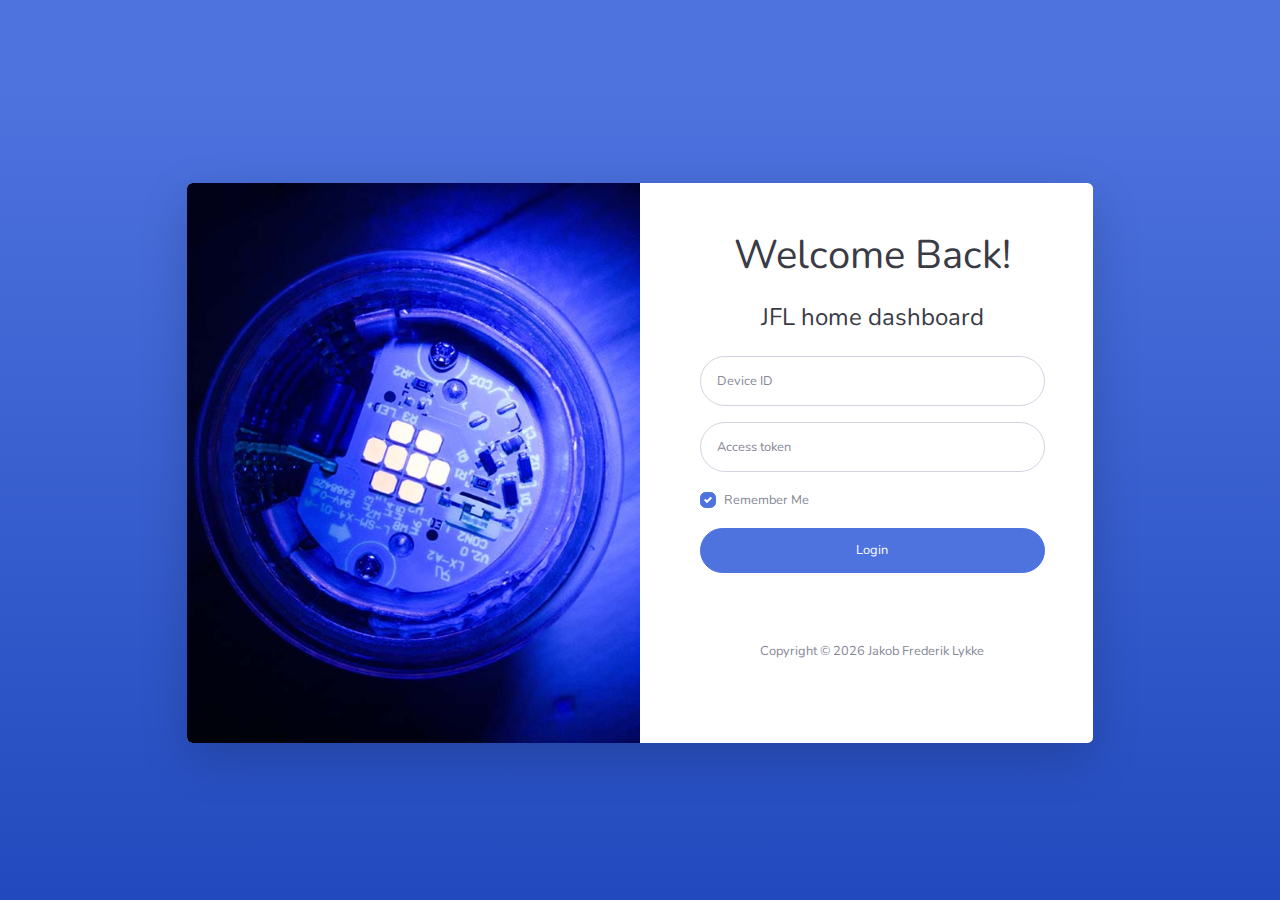
<file: index.html>
<!DOCTYPE html>
<html lang="en">

<head>

    <meta charset="utf-8">
    <meta http-equiv="X-UA-Compatible" content="IE=edge">
    <meta name="viewport" content="width=device-width, initial-scale=1, shrink-to-fit=no">
    <meta name="description" content="">
    <meta name="author" content="">
    <link rel="apple-touch-icon" sizes="180x180" href="favicon/apple-touch-icon.png">
    <link rel="icon" type="image/png" sizes="32x32" href="favicon/favicon-32x32.png">
    <link rel="icon" type="image/png" sizes="16x16" href="favicon/favicon-16x16.png">
    <link rel="manifest" href="favicon/site.webmanifest">
    <meta name="theme-color" content="#4e73df">

    <title>JFL hjem - Login</title>

    <!-- Custom fonts for this template-->
    <link href="vendor/fontawesome-free/css/all.min.css" rel="stylesheet" type="text/css">
    <link
        href="https://fonts.googleapis.com/css?family=Nunito:200,200i,300,300i,400,400i,600,600i,700,700i,800,800i,900,900i"
        rel="stylesheet">

    <!-- Custom styles for this template-->
    <link href="css/sb-admin-2.min.css" rel="stylesheet">
    <link href="css/main.css" rel="stylesheet">

</head>

<body class="bg-gradient-primary">

    <div class="container login">

        <!-- Outer Row -->
        <div class="row justify-content-center ">

            <div class="col-xl-10 col-lg-12 col-md-9">

                <div class="card o-hidden border-0 shadow-lg my-5 ">
                    <div class="card-body p-0">
                        <!-- Nested Row within Card Body -->
                        <div class="row">
                            <div class="col-lg-6 d-none d-lg-block bg-login-image"></div>
                            <div class="col-lg-6">
                                <div class="p-5">
                                    <div class="text-center">
                                        <h1 class="h1 text-gray-900 mb-4">Welcome Back!</h1>
                                        <h2 class="h4 text-gray-900 mb-4">JFL home dashboard</h2>
                                    </div>
                                    <form id="loginForm" class="user">
                                        <div class="form-group">
                                            <input type="text" autocomplete="DeviceID" class="form-control form-control-user"id="inputID" placeholder="Device ID" required>
                                        </div>
                                        <div class="form-group">
                                            <input type="password" autocomplete="AccessToken" class="form-control form-control-user" id="inputAccessToken" placeholder="Access token" required>
                                        </div>
                                        <div class="form-group">
                                            <div class="custom-control custom-checkbox small">
                                                <input type="checkbox" class="custom-control-input" id="rememberCheck" checked>
                                                <label class="custom-control-label" for="rememberCheck">Remember Me</label>
                                            </div>
                                        </div>
                                        <input type="submit" id="submitBtn" class="btn btn-primary btn-user btn-block" value="Login">
                                        <br>    
                                        <p id="loginErrorText"></p>                           
                                    </form>
                                    <footer class="sticky-footer bg-white">
                                        <div class="container my-auto">
                                            <div class="copyright text-center my-auto">
                                                <span>Copyright &copy; <script type="text/javascript">document.write(new Date().getFullYear());</script> Jakob Frederik Lykke</span>
                                            </div>
                                        </div>
                                    </footer>     
                                </div>
                            </div>
                        </div>
                    </div>
                </div>

            </div>

        </div>

    </div>

    <!-- Bootstrap core JavaScript-->
    <script src="vendor/jquery/jquery.min.js"></script>
    <script src="vendor/bootstrap/js/bootstrap.bundle.min.js"></script>

    <!-- Core plugin JavaScript-->
    <script src="vendor/jquery-easing/jquery.easing.min.js"></script>

    <!-- Custom scripts for all pages-->
    <script src="js/sb-admin-2.min.js"></script>

    <script src="js/login.js"></script>

    <!-- Page level plugins -->
    <script src="vendor/chart.js/Chart.min.js"></script>

    <script src="js/demo/chart-pie-demo.js"></script>

</body>

</html>
</file>
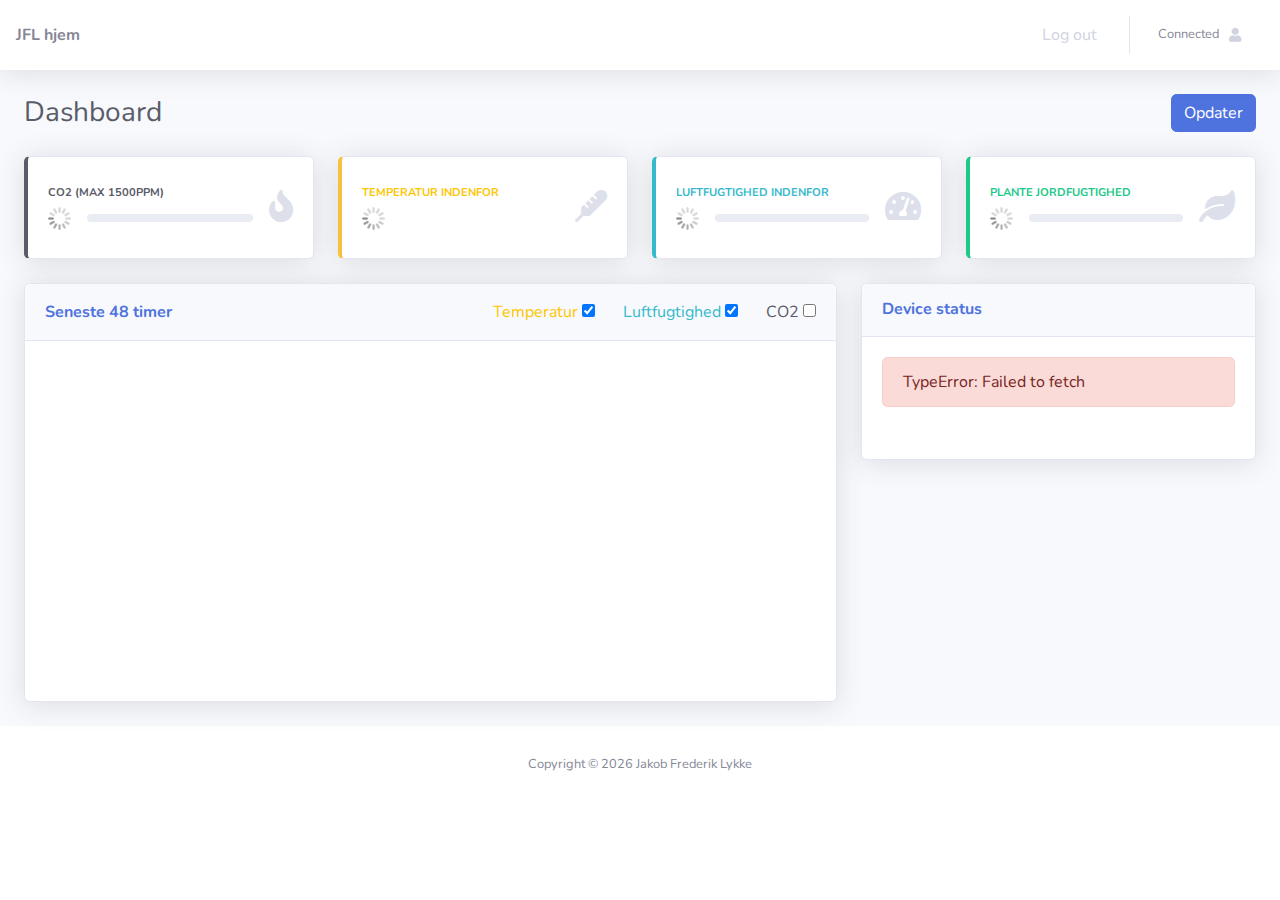
<file: dashboard.html>
<!DOCTYPE html>
<html lang="en">

<head>

    <meta charset="utf-8">
    <meta http-equiv="X-UA-Compatible" content="IE=edge">
    <meta name="viewport" content="width=device-width, initial-scale=1, shrink-to-fit=no">
    <meta name="description" content="">
    <meta name="author" content="">
    <link rel="apple-touch-icon" sizes="180x180" href="favicon/apple-touch-icon.png">
    <link rel="icon" type="image/png" sizes="32x32" href="favicon/favicon-32x32.png">
    <link rel="icon" type="image/png" sizes="16x16" href="favicon/favicon-16x16.png">
    <link rel="manifest" href="favicon/site.webmanifest">
    <meta name="theme-color" content="#4e73df">

    <title>JFL hjem</title>

    <!-- Custom fonts for this template-->
    <link href="vendor/fontawesome-free/css/all.min.css" rel="stylesheet" type="text/css">
    <link
        href="https://fonts.googleapis.com/css?family=Nunito:200,200i,300,300i,400,400i,600,600i,700,700i,800,800i,900,900i"
        rel="stylesheet">

    <!-- Custom styles for this template-->
    <link href="css/sb-admin-2.min.css" rel="stylesheet">

</head>

<body id="page-top">

    <!-- Page Wrapper -->
    <div id="wrapper">

        <!-- Sidebar -->

        <!-- End of Sidebar -->

        <!-- Content Wrapper -->
        <div id="content-wrapper" class="d-flex flex-column">

            <!-- Main Content -->
            <div id="content">

                <!-- Topbar -->
                <nav class="navbar navbar-expand navbar-light bg-white topbar mb-4 static-top shadow">
                    
                    <strong>JFL hjem</strong>

                    <!-- Topbar Navbar -->
                    <ul class="navbar-nav ml-auto">
                        <!-- Nav Item - Messages -->
                        <li class="nav-item dropdown no-arrow mx-1">
                            <a class="nav-link" href="#" id="logOutBtn" role="button">Log out</a>
                        </li>

                        <div class="topbar-divider d-none d-sm-block"></div>

                        <!-- Nav Item - User Information -->
                        <li class="nav-item dropdown no-arrow">
                            <a class="nav-link dropdown-toggle" href="#" id="userDropdown" role="button"
                                data-toggle="dropdown" aria-haspopup="true" aria-expanded="false">
                                <span class="mr-2 d-none d-lg-inline text-gray-600 small">Connected </span>
                                <i class="fas fa-user fa-sm fa-fw mr-2 text-gray-400"></i>
                            </a>
                        </li>
                    </ul>
                </nav>
                <!-- End of Topbar -->

                <!-- Begin Page Content -->
                <div class="container-fluid">

                    <!-- Page Heading -->
                    <div class="d-sm-flex align-items-center justify-content-between mb-4">
                        <h1 class="h3 mb-0 text-gray-800">Dashboard</h1>
                        <button class="btn btn-primary" onclick="updateSensorData()">Opdater</button>
                    </div>

                    <!-- Content Row -->

                    
<!--
                    <div class="row"> 
                        <div class="col-xl-12 col-lg-5">
                            <div class="card shadow mb-4">
                                <div
                                    class="card-header py-3 d-flex flex-row align-items-center justify-content-between">
                                    <h6 class="m-0 font-weight-bold text-primary">Device status</h6>
                                </div>
                                <div class="card-body">
                                    <table class="table">
                                        <tr>
                                            <th>header1</th>
                                            <th>header2</th>
                                            <th>header3</th>
                                        </tr>  
                                        <tr>
                                            <td>text1.1</td>
                                            <td>text1.2</td>
                                            <td>text1.3</td>
                                        </tr>                        
                                    </table>
                                    
                                </div>
                            </div>
                        </div>
                        
                        <div class="col-xl-12 col-md-6 mb-4">
                            <div class="card border-left-warning shadow h-100 py-2">
                                <div class="card-body">
                                    <div class="row no-gutters align-items-center">
                                        <div class="col mr-2">
                                            <div class="text-xs font-weight-bold text text-uppercase mb-1">Heat index</div>
                                            <div class="h5 mb-0 font-weight-bold HI-color" id="heatIndexVal"><img src="img/loading.gif" width="23px"/></div>
                                        </div>
                                        <div class="col-auto">
                                            <i class="fas fa-thermometer fa-2x HI-color"></i>
                                        </div>
                                    </div>
                                </div>
                            </div>
                        </div>
                    
                    </div>
                -->
                    <div class="row"> 

                        <div class="col-xl-3 col-md-6 mb-4">
                            <div class="card border-left-dark shadow h-100 py-2">
                                <div class="card-body">
                                    <div class="row no-gutters align-items-center">
                                        <div class="col mr-2">
                                            <div class="text-xs font-weight-bold text-dark text-uppercase mb-1">CO2 (MAX 1500PPM)</div>
                                            <div class="row no-gutters align-items-center">
                                                <div class="col-auto">
                                                    <div class="h5 mb-0 mr-3 font-weight-bold text-gray-800" id="co2Val"><img src="img/loading.gif" width="23px"/></div>
                                                </div>
                                                <div class="col">
                                                    <div class="progress progress-sm mr-2">
                                                        <div class="progress-bar bg-dark" role="progressbar"
                                                            style="width: 0%" id="co2Bar" aria-valuemin="0"
                                                            aria-valuemax="1000"></div>
                                                    </div>
                                                </div>
                                            </div>
                                        </div>
                                        <div class="col-auto">
                                            <i class="fas fa-fire fa-2x text-gray-300"></i>
                                        </div>
                                    </div>
                                </div>
                            </div>
                        </div>

                        <div class="col-xl-3 col-md-6 mb-4">
                            <div class="card border-left-warning shadow h-100 py-2">
                                <div class="card-body">
                                    <div class="row no-gutters align-items-center">
                                        <div class="col mr-2">
                                            <div class="text-xs font-weight-bold text text-uppercase mb-1" style="color: #fcc603">Temperatur indenfor</div>
                                            <div class="h5 mb-0 font-weight-bold text-gray-800" id="temperatureVal"><img src="img/loading.gif" width="23px"/></div>
                                        </div>
                                        <div class="col-auto">
                                            <i class="fas fa-thermometer fa-2x text-gray-300"></i>
                                        </div>
                                    </div>
                                </div>
                            </div>
                        </div>

                        <div class="col-xl-3 col-md-6 mb-4">
                            <div class="card border-left-info shadow h-100 py-2">
                                <div class="card-body">
                                    <div class="row no-gutters align-items-center">
                                        <div class="col mr-2">
                                            <div class="text-xs font-weight-bold text-info text-uppercase mb-1">Luftfugtighed indenfor</div>
                                            <div class="row no-gutters align-items-center">
                                                <div class="col-auto">
                                                    <div class="h5 mb-0 mr-3 font-weight-bold text-gray-800" id="humidityVal"><img src="img/loading.gif" width="23px"/></div>
                                                </div>
                                                <div class="col">
                                                    <div class="progress progress-sm mr-2">
                                                        <div class="progress-bar bg-info" role="progressbar"
                                                            style="width: 0%" id="humidityBar" aria-valuemin="0"
                                                            aria-valuemax="100"></div>
                                                    </div>
                                                </div>
                                            </div>
                                        </div>
                                        <div class="col-auto">
                                            <i class="fas fa-tachometer-alt fa-2x text-gray-300"></i>
                                        </div>
                                    </div>
                                </div>
                            </div>
                        </div>

                        <div class="col-xl-3 col-md-6 mb-4">
                            <div class="card border-left-success shadow h-100 py-2">
                                <div class="card-body">
                                    <div class="row no-gutters align-items-center">
                                        <div class="col mr-2">
                                            <div class="text-xs font-weight-bold text-success text-uppercase mb-1">Plante jordfugtighed</div>
                                            <div class="row no-gutters align-items-center">
                                                <div class="col-auto">
                                                    <div class="h5 mb-0 mr-3 font-weight-bold text-gray-800" id="soilMoistureVal"><img src="img/loading.gif" width="23px"/></div>
                                                </div>
                                                <div class="col">
                                                    <div class="progress progress-sm mr-2">
                                                        <div class="progress-bar" role="progressbar"
                                                            style="width: 0%;" id="soilMoistureBar" aria-valuemin="0"
                                                            aria-valuemax="100"></div>
                                                    </div>
                                                </div>
                                            </div>
                                        </div>
                                        <div class="col-auto">
                                            <i class="fas fa-leaf fa-2x text-gray-300"></i>
                                        </div>
                                    </div>
                                </div>
                            </div>
                        </div>
                                                
                    </div>

                    <!-- Content Row -->

                    <div class="row">

                        <!-- Area Chart -->
                        <div class="col-xl-8 col-lg-7">
                            <div class="card shadow mb-4">
                                <!-- Card Header - Dropdown -->
                                <div class="card-header py-3 d-flex flex-row align-items-center justify-content-between">
                                    <h6 class="m-0 font-weight-bold text-primary">Seneste 48 timer</h6>
                                    <div class="no-arrow">
                                        <label class="form-check-label" for="tempCheck" style="color: #fcc603">Temperatur </label>
                                        <input type="checkbox" id="tempCheck" class="mr-4" onclick="refreshChart()" checked>
                                        <label class="form-check-label" for="humidityCheck" style="color: #36b9cc"> Luftfugtighed </label>
                                        <input type="checkbox" id="humidityCheck" class="mr-4" onclick="refreshChart()" checked>
                                        <label class="form-check-label" for="co2Check" style="color: #5a5c69"> CO2 </label>
                                        <input type="checkbox" id="co2Check" onclick="refreshChart()">
                                    </div>
                                </div>
                                <!-- Card Body -->
                                <div class="card-body">
                                    <div class="chart-area">
                                        <canvas id="chart48"></canvas>
                                    </div>
                                </div>
                            </div>
                        </div>

                        <div class="col-xl-4 col-lg-5">
                            <div class="card shadow mb-4">
                                <!-- Card Header - Dropdown -->
                                <div
                                    class="card-header py-3 d-flex flex-row align-items-center justify-content-between">
                                    <h6 class="m-0 font-weight-bold text-primary">Device status</h6>
                                </div>
                                <!-- Card Body -->
                                <div class="card-body">
                                    <div id="statusCard"></div>
                                    <table class="table" id="statusTable">                                          
                                      </table>
                                </div>
                            </div>
                        </div>
                    </div>                    
                </div>
            </div>
            <!-- Footer -->
            <footer class="sticky-footer bg-white">
                <div class="container my-auto">
                    <div class="copyright text-center my-auto">
                        <span>Copyright &copy; <script type="text/javascript">document.write(new Date().getFullYear());</script> Jakob Frederik Lykke</span>
                    </div>
                </div>
            </footer>
        </div>
    </div>
    <!-- End of Page Wrapper -->

    <!-- Scroll to Top Button-->
    <a class="scroll-to-top rounded" href="#page-top">
        <i class="fas fa-angle-up"></i>
    </a>

    <!-- Logout Modal-->
    <div class="modal fade" id="logoutModal" tabindex="-1" role="dialog" aria-labelledby="exampleModalLabel"
        aria-hidden="true">
        <div class="modal-dialog" role="document">
            <div class="modal-content">
                <div class="modal-header">
                    <h5 class="modal-title" id="exampleModalLabel">Ready to Leave?</h5>
                    <button class="close" type="button" data-dismiss="modal" aria-label="Close">
                        <span aria-hidden="true">×</span>
                    </button>
                </div>
                <div class="modal-body">Select "Logout" below if you are ready to end your current session.</div>
                <div class="modal-footer">
                    <button class="btn btn-secondary" type="button" data-dismiss="modal">Cancel</button>
                    <a class="btn btn-primary" href="login.html">Logout</a>
                </div>
            </div>
        </div>
    </div>

    <!-- Bootstrap core JavaScript-->
    <script src="vendor/jquery/jquery.min.js"></script>
    <script src="vendor/bootstrap/js/bootstrap.bundle.min.js"></script>

    <!-- Core plugin JavaScript-->
    <script src="vendor/jquery-easing/jquery.easing.min.js"></script>

    <!-- Custom scripts for all pages-->
    <script src="js/sb-admin-2.min.js"></script>

    <!-- Page level plugins -->
    <script src="vendor/chart.js/Chart.min.js"></script>

    <!-- Page level custom scripts -->
    <script src="js/dashboard.js"></script>

</body>

</html>
</file>
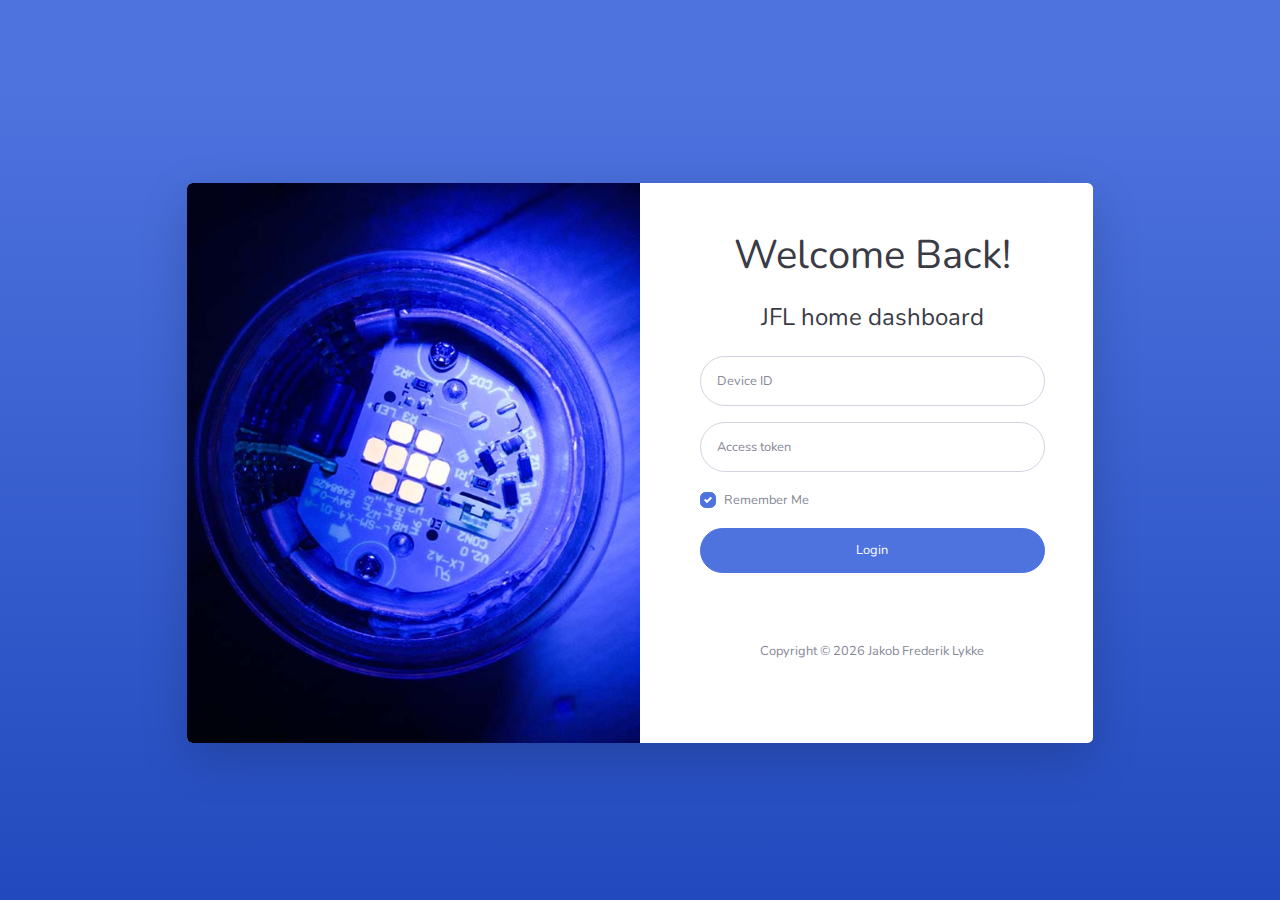
<file: login.html>
<!DOCTYPE html>
<html lang="en">

<head>

    <meta charset="utf-8">
    <meta http-equiv="X-UA-Compatible" content="IE=edge">
    <meta name="viewport" content="width=device-width, initial-scale=1, shrink-to-fit=no">
    <meta name="description" content="">
    <meta name="author" content="">

    <title>JFL hjem - Login</title>

    <!-- Custom fonts for this template-->
    <link href="vendor/fontawesome-free/css/all.min.css" rel="stylesheet" type="text/css">
    <link
        href="https://fonts.googleapis.com/css?family=Nunito:200,200i,300,300i,400,400i,600,600i,700,700i,800,800i,900,900i"
        rel="stylesheet">

    <!-- Custom styles for this template-->
    <link href="css/sb-admin-2.min.css" rel="stylesheet">
    <link href="css/main.css" rel="stylesheet">

</head>

<body class="bg-gradient-primary">

    <div class="container login">

        <!-- Outer Row -->
        <div class="row justify-content-center ">

            <div class="col-xl-10 col-lg-12 col-md-9">

                <div class="card o-hidden border-0 shadow-lg my-5 ">
                    <div class="card-body p-0">
                        <!-- Nested Row within Card Body -->
                        <div class="row">
                            <div class="col-lg-6 d-none d-lg-block bg-login-image"></div>
                            <div class="col-lg-6">
                                <div class="p-5">
                                    <div class="text-center">
                                        <h1 class="h1 text-gray-900 mb-4">Welcome Back!</h1>
                                        <h2 class="h4 text-gray-900 mb-4">JFL home dashboard</h2>
                                    </div>
                                    <form id="loginForm" class="user">
                                        <div class="form-group">
                                            <input type="text" autocomplete="DeviceID" class="form-control form-control-user"id="inputID" placeholder="Device ID" required>
                                        </div>
                                        <div class="form-group">
                                            <input type="password" autocomplete="AccessToken" class="form-control form-control-user" id="inputAccessToken" placeholder="Access token" required>
                                        </div>
                                        <div class="form-group">
                                            <div class="custom-control custom-checkbox small">
                                                <input type="checkbox" class="custom-control-input" id="rememberCheck" checked>
                                                <label class="custom-control-label" for="rememberCheck">Remember Me</label>
                                            </div>
                                        </div>
                                        <input type="submit" id="submitBtn" class="btn btn-primary btn-user btn-block" value="Login">
                                        <br>    
                                        <p id="loginErrorText"></p>                           
                                    </form>
                                    <footer class="sticky-footer bg-white">
                                        <div class="container my-auto">
                                            <div class="copyright text-center my-auto">
                                                <span>Copyright &copy; <script type="text/javascript">document.write(new Date().getFullYear());</script> Jakob Frederik Lykke</span>
                                            </div>
                                        </div>
                                    </footer>     
                                </div>
                            </div>
                        </div>
                    </div>
                </div>

            </div>

        </div>

    </div>

    <!-- Bootstrap core JavaScript-->
    <script src="vendor/jquery/jquery.min.js"></script>
    <script src="vendor/bootstrap/js/bootstrap.bundle.min.js"></script>

    <!-- Core plugin JavaScript-->
    <script src="vendor/jquery-easing/jquery.easing.min.js"></script>

    <!-- Custom scripts for all pages-->
    <script src="js/sb-admin-2.min.js"></script>

    <script src="js/login.js"></script>

    <!-- Page level plugins -->
    <script src="vendor/chart.js/Chart.min.js"></script>

    <script src="js/demo/chart-pie-demo.js"></script>

</body>

</html>
</file>
<file: css/main.css>
.login {
    position: absolute;
    top: 15%;
    transform: translateY(-50%);
    left: 50%;
    transform: translateX(-50%);
}

.bg-login-image {
    height: 560px;
}

#loginErrorText {
    text-align: center;
    color: rgb(218, 108, 108);
}
</file>
